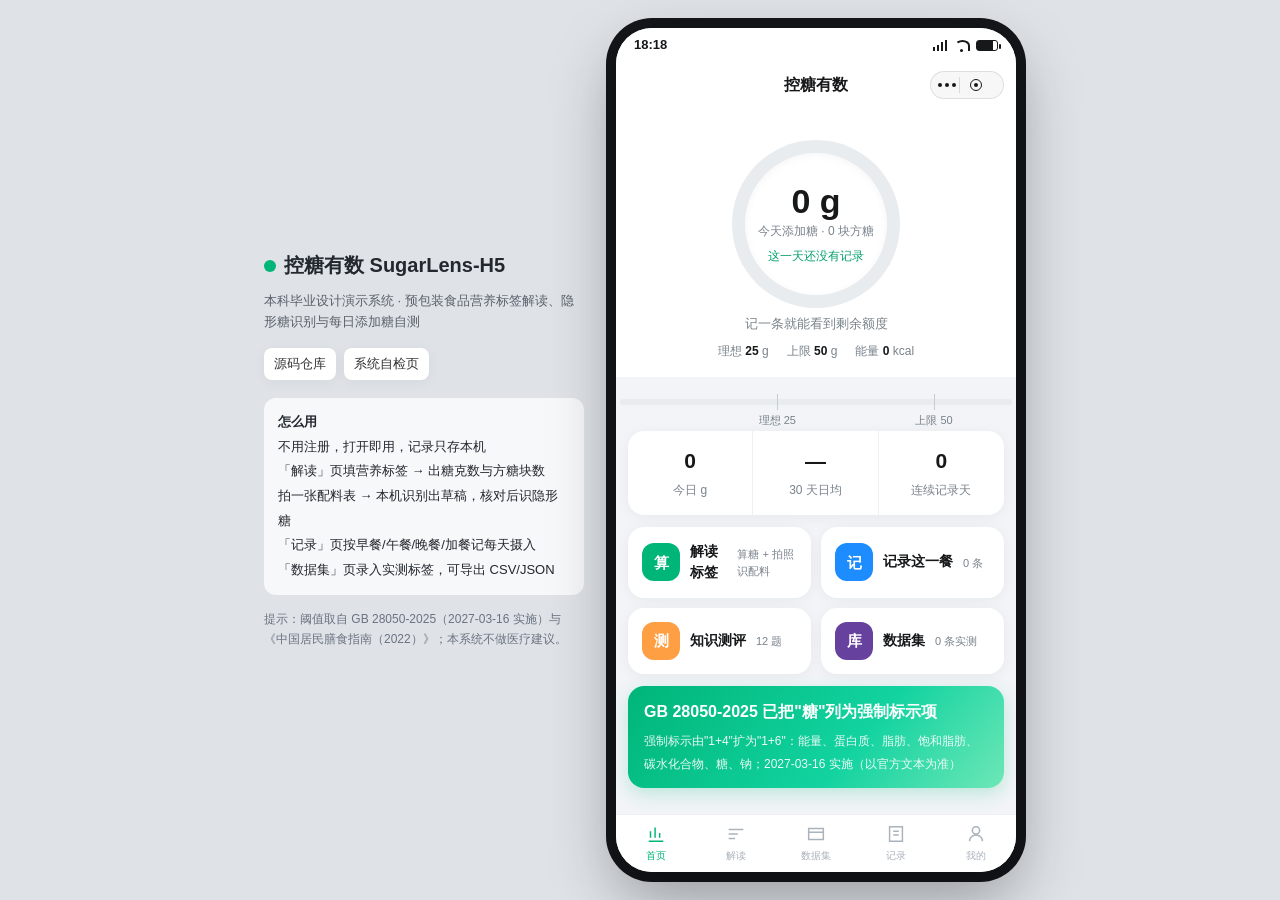
<file: index.html>
<!DOCTYPE html>
<html lang="zh-CN">
<head>
<meta charset="utf-8" />
<meta name="viewport" content="width=device-width,initial-scale=1,maximum-scale=1,viewport-fit=cover" />
<meta name="theme-color" content="#00b578" />
<title>控糖有数 · 预包装食品隐形糖解读（手机版）</title>
<link rel="stylesheet" href="styles.css" />
</head>
<body>
<div class="stage">
  <aside class="stage-side">
    <div class="side-brand"><span class="dot"></span>控糖有数 SugarLens-H5</div>
    <p class="side-desc">本科毕业设计演示系统 · 预包装食品营养标签解读、隐形糖识别与每日添加糖自测</p>
    <nav class="side-links">
      <a href="https://github.com/mtjvmysnk9-tech/hidden-sugar-h5">源码仓库</a>
      <a href="tools/selfcheck.html">系统自检页</a>
    </nav>
    <div class="side-accounts">
      <b>怎么用</b>
      <div>不用注册，打开即用，记录只存本机</div>
      <div>「解读」页填营养标签 → 出糖克数与方糖块数</div>
      <div>拍一张配料表 → 本机识别出草稿，核对后识隐形糖</div>
      <div>「记录」页按早餐/午餐/晚餐/加餐记每天摄入</div>
      <div>「数据集」页录入实测标签，可导出 CSV/JSON</div>
    </div>
    <div class="side-note">提示：阈值取自 GB 28050-2025（2027-03-16 实施）与《中国居民膳食指南（2022）》；本系统不做医疗建议。</div>
  </aside>

  <div class="phone">
    <div class="statusbar">
      <span id="sb-time">9:41</span>
      <span class="sb-right"><i class="sig"></i><i class="wifi"></i><i class="bat"></i></span>
    </div>

    <header class="navbar" id="navbar">
      <button class="nav-back" id="nav-back" hidden>&lt;</button>
      <h1 id="nav-title">控糖有数</h1>
      <span class="capsule"><i class="cap-dot"></i><i class="cap-line"></i><i class="cap-sep"></i><i class="cap-circle"></i></span>
    </header>

    <main class="viewport" id="page"></main>
    <nav class="tabbar" id="tabbar" hidden></nav>

    <div class="layer" id="modal" hidden></div>
    <div class="sheet" id="sheet" hidden></div>
    <div class="toast" id="toast" hidden></div>
  </div>
</div>

<script src="assets/data.js"></script>
<script src="assets/core.js"></script>
<script src="app.js"></script>
</body>
</html>
</file>
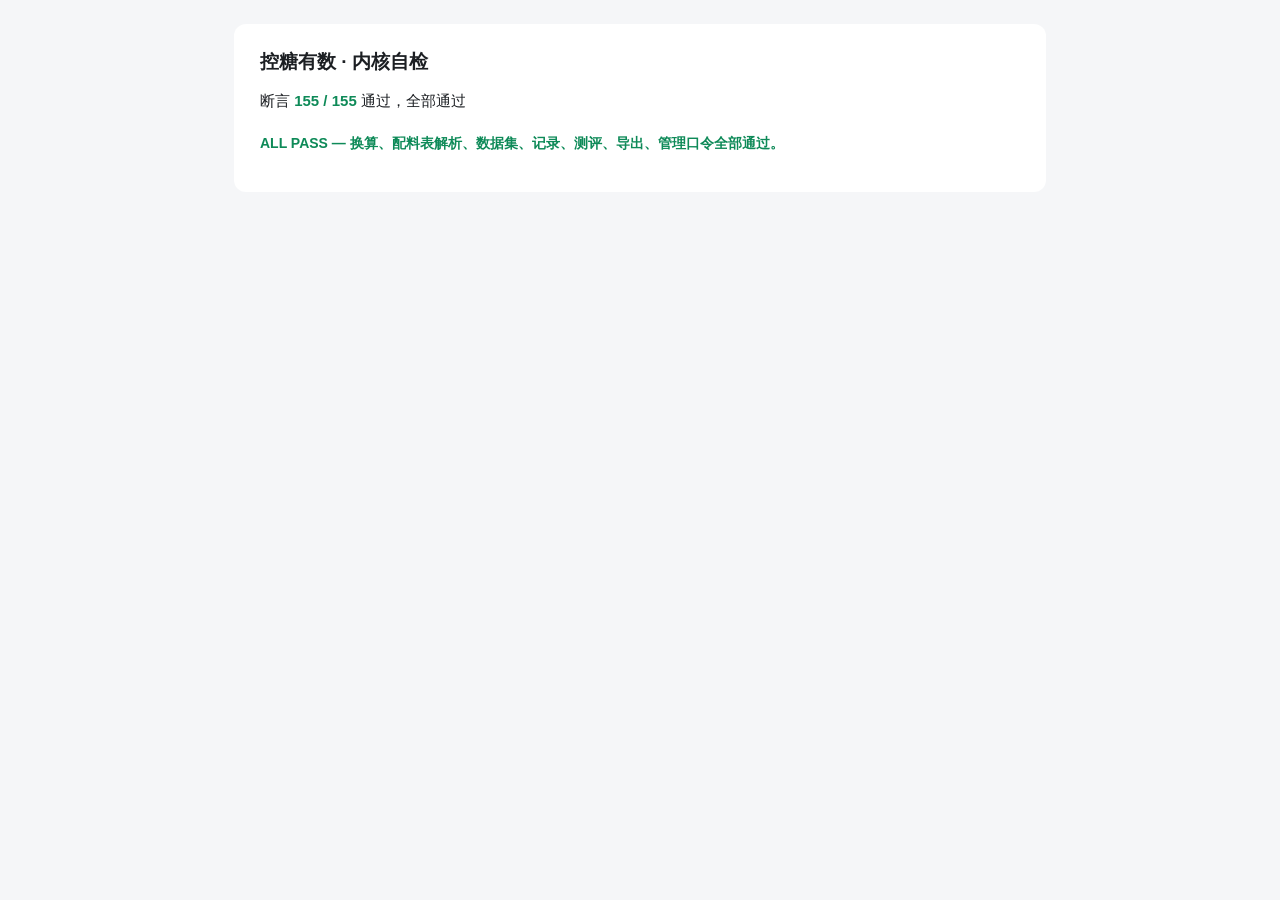
<file: tools/selfcheck.html>
<!DOCTYPE html>
<html lang="zh-CN">
<head>
<meta charset="utf-8" />
<meta name="viewport" content="width=device-width,initial-scale=1" />
<title>控糖有数 · 内核自检</title>
<style>
body { font: 14px/1.7 -apple-system, "PingFang SC", "Microsoft YaHei", sans-serif; margin: 0; padding: 24px; background: #f5f6f8; color: #1c1f23; }
.wrap { max-width: 760px; margin: 0 auto; background: #fff; border-radius: 12px; padding: 22px 26px; }
h1 { font-size: 19px; margin: 0 0 6px; }
.sum { font-size: 15px; margin: 10px 0 18px; }
.sum b { color: #0e8a58; }
.fail { color: #c0392b; }
li { margin: 3px 0; font-family: ui-monospace, Consolas, monospace; font-size: 12.5px; }
.pass-line { color: #0e8a58; font-weight: 600; }
</style>
</head>
<body>
<div class="wrap">
  <h1>控糖有数 · 内核自检</h1>
  <div class="sum" id="sum">运行中…</div>
  <div id="box"></div>
</div>
<script src="../assets/data.js"></script>
<script src="../assets/core.js"></script>
<script src="selfcheck.js"></script>
<script>
(function () {
  var r = window.SugarSelfCheck, sum = document.getElementById('sum'), box = document.getElementById('box');
  if (!r) { sum.innerHTML = '<span class="fail">自检脚本未执行</span>'; return; }
  sum.innerHTML = '断言 <b>' + r.pass + ' / ' + r.total + '</b> 通过' +
    (r.fails.length ? '，<span class="fail">' + r.fails.length + ' 项失败</span>' : '，全部通过');
  box.innerHTML = r.fails.length
    ? '<ul class="fail">' + r.fails.map(function (f) { return '<li>FAIL ' + f + '</li>'; }).join('') + '</ul>'
    : '<p class="pass-line">ALL PASS — 换算、配料表解析、数据集、记录、测评、导出、管理口令全部通过。</p>';
}());
</script>
</body>
</html>
</file>
<file: styles.css>
/* 控糖有数 · 手机版视觉层
   参照薄荷健康的记录类界面：浅灰页面底 + 白色大圆角卡片 + 薄荷绿主色 + 大号数字。
   壳层（statusbar / navbar / capsule / tabbar）沿用微信小程序的界面语言。 */

:root {
  --pri: #00b578;
  --pri-d: #05a06a;
  --pri-soft: #e6f8f0;
  --warn: #ff8a3d;
  --warn-soft: #fff3ea;
  --bad: #f5483b;
  --bad-soft: #ffeef0;
  --info: #1d8cff;
  --gold: #ffc300;
  --bg: #f2f4f7;
  --card: #ffffff;
  --ink: #16181a;
  --ink2: #79828b;
  --ink3: #aab2ba;
  --line: #eef0f3;
  --r: 16px;
  --sh: 0 2px 14px rgba(20, 40, 30, .05);
}

* { box-sizing: border-box; -webkit-tap-highlight-color: transparent; }
html, body { margin: 0; height: 100%; }
body {
  font: 15px/1.55 -apple-system, "PingFang SC", "Helvetica Neue", "Microsoft YaHei", sans-serif;
  color: var(--ink);
  background: #dfe3e8;
}
button { font: inherit; color: inherit; border: 0; background: none; cursor: pointer; padding: 0; }
input, textarea, select { font: inherit; color: inherit; }
a { color: var(--pri-d); text-decoration: none; }
[hidden] { display: none !important; }
b, strong { font-weight: 600; }
.small { font-size: 13px; }
.muted { color: var(--ink2); }
.mt { margin-top: 12px; }
.hr { height: 1px; background: var(--line); margin: 12px 0; }
.num { font-variant-numeric: tabular-nums; letter-spacing: -.3px; }

/* ------------------------------------------------------------------ 壳层 */
.stage {
  min-height: 100%;
  display: flex; align-items: center; justify-content: center;
  gap: 32px; padding: 28px;
}
.stage-side { width: 320px; color: #22282e; }
.side-brand { font-size: 20px; font-weight: 600; display: flex; align-items: center; gap: 8px; }
.side-brand .dot { width: 12px; height: 12px; border-radius: 50%; background: var(--pri); }
.side-desc { color: #5a6069; font-size: 13px; margin: 10px 0 16px; }
.side-links { display: flex; flex-wrap: wrap; gap: 8px; }
.side-links a { background: #fff; border-radius: 8px; padding: 6px 10px; font-size: 13px; color: #333; box-shadow: var(--sh); }
.side-links a:hover { color: var(--pri-d); }
.side-accounts { margin-top: 18px; background: rgba(255, 255, 255, .75); border-radius: 12px; padding: 12px 14px; font-size: 13px; line-height: 1.9; }
.side-note { margin-top: 14px; font-size: 12px; color: #6b7280; line-height: 1.7; }

.phone {
  position: relative;
  width: 400px;
  height: min(866px, calc(100vh - 56px));
  background: var(--bg);
  border-radius: 36px;
  overflow: hidden;
  box-shadow: 0 26px 64px rgba(0, 0, 0, .34), 0 0 0 10px #14161a;
  display: flex; flex-direction: column;
}
.statusbar {
  height: 34px; flex: none;
  display: flex; align-items: center; justify-content: space-between;
  padding: 0 18px; font-size: 13px; font-weight: 600; color: var(--ink);
  background: #fff;
}
.sb-right { display: flex; align-items: center; gap: 6px; }
.sig { width: 16px; height: 11px; background: linear-gradient(90deg, #16181a 2px, transparent 2px) 0 7px/2px 4px no-repeat, linear-gradient(90deg, #16181a 2px, transparent 2px) 4px 5px/2px 6px no-repeat, linear-gradient(90deg, #16181a 2px, transparent 2px) 8px 2px/2px 9px no-repeat, linear-gradient(90deg, #16181a 2px, transparent 2px) 12px 0/2px 11px no-repeat; }
.wifi { width: 15px; height: 11px; border-radius: 50% 50% 0 0; border: 2px solid #16181a; border-bottom: 0; border-left-color: transparent; position: relative; }
.wifi::after { content: ''; position: absolute; left: 3px; bottom: -1px; width: 3px; height: 3px; border-radius: 50%; background: #16181a; }
.bat { width: 22px; height: 11px; border: 1.5px solid #16181a; border-radius: 3px; background: linear-gradient(90deg, #16181a 78%, transparent 78%); position: relative; }
.bat::after { content: ''; position: absolute; right: -4px; top: 3px; width: 2px; height: 5px; border-radius: 1px; background: #16181a; }

.navbar {
  flex: none; height: 46px; background: #fff;
  display: flex; align-items: center; justify-content: center; position: relative;
}
.navbar h1 { margin: 0; font-size: 16px; font-weight: 600; max-width: 210px; overflow: hidden; white-space: nowrap; text-overflow: ellipsis; }
.nav-back { position: absolute; left: 12px; font-size: 18px; color: var(--ink); padding: 6px 10px; }
.capsule { position: absolute; right: 12px; width: 74px; height: 28px; border: 1px solid rgba(0, 0, 0, .1); border-radius: 14px; display: flex; align-items: center; justify-content: center; gap: 10px; background: rgba(0, 0, 0, .03); }
.cap-dot { width: 4px; height: 4px; border-radius: 50%; background: #16181a; box-shadow: -7px 0 0 #16181a, 7px 0 0 #16181a; margin-left: -7px; }
.cap-line { width: 1px; height: 16px; background: rgba(0, 0, 0, .12); }
.cap-sep { display: none; }
.cap-circle { width: 12px; height: 12px; border: 1.6px solid #16181a; border-radius: 50%; position: relative; }
.cap-circle::after { content: ''; position: absolute; inset: 3px; border-radius: 50%; background: #16181a; }

.viewport { flex: 1; overflow-y: auto; overscroll-behavior: contain; -webkit-overflow-scrolling: touch; padding-bottom: 16px; }
.tabbar {
  flex: none; height: 58px; background: #fff; border-top: 1px solid var(--line);
  display: grid; grid-template-columns: repeat(5, 1fr);
  padding-bottom: env(safe-area-inset-bottom);
}
.tabbar button { display: flex; flex-direction: column; align-items: center; justify-content: center; gap: 3px; font-size: 10px; color: var(--ink3); position: relative; }
.tabbar button.on { color: var(--pri); font-weight: 500; }
.tabbar svg { width: 22px; height: 22px; }

@media (max-width: 620px) {
  .stage { padding: 0; gap: 0; }
  .stage-side { display: none; }
  .phone { width: 100%; height: 100vh; height: 100dvh; border-radius: 0; box-shadow: none; }
}

/* ------------------------------------------------------------ 通用块 */
.page { animation: fadein .18s ease; }
@keyframes fadein { from { opacity: 0; transform: translateY(6px); } to { opacity: 1; } }

.card { background: var(--card); border-radius: var(--r); margin: 10px 12px; padding: 16px; box-shadow: var(--sh); }
.card h3 { margin: 0 0 10px; font-size: 16px; font-weight: 600; display: flex; align-items: baseline; justify-content: space-between; gap: 8px; }
.card h3 .big { font-size: 20px; color: var(--pri-d); font-variant-numeric: tabular-nums; }
.card h4 { margin: 0 0 10px; font-size: 15px; font-weight: 600; }
.group-title { padding: 16px 16px 6px; font-size: 13px; color: var(--ink2); font-weight: 500; }

.banner { margin: 10px 12px; border-radius: var(--r); padding: 14px 16px; background: linear-gradient(130deg, #00b578, #12d3a0 60%, #6ee7b7); color: #fff; box-shadow: 0 6px 18px rgba(0, 181, 120, .22); }
.banner b { display: block; font-size: 16px; margin-bottom: 3px; }
.banner small { opacity: .92; font-size: 12px; line-height: 1.6; }

.notice { margin: 10px 12px; background: var(--warn-soft); color: #8a4b12; border-radius: 12px; padding: 11px 13px; font-size: 13px; line-height: 1.65; }
.notice.blue { background: #eef6ff; color: #1a5a94; }
.src { font-size: 12px; color: var(--ink2); line-height: 1.6; word-break: break-all; }

/* 环形进度（今日额度） */
.gauge {
  width: 168px; height: 168px; margin: 18px auto 6px; position: relative;
  border-radius: 50%;
  background: conic-gradient(var(--pri) calc(var(--p, 0) * 1%), #e8ecef 0);
  display: flex; align-items: center; justify-content: center;
}
.gauge::after { content: ''; position: absolute; inset: 13px; background: #fff; border-radius: 50%; box-shadow: inset 0 2px 10px rgba(0, 0, 0, .04); }
.gauge.over { background: conic-gradient(var(--bad) calc(var(--p, 0) * 1%), #e8ecef 0); }
.gauge.warn { background: conic-gradient(var(--warn) calc(var(--p, 0) * 1%), #e8ecef 0); }
.gauge .mid { position: relative; z-index: 1; text-align: center; }
.gauge .mid b { display: block; font-size: 34px; line-height: 1.1; font-weight: 700; font-variant-numeric: tabular-nums; }
.gauge .mid small { display: block; color: var(--ink2); font-size: 12px; margin-top: 2px; }
.gauge .mid em { display: block; font-style: normal; font-size: 12px; color: var(--pri-d); margin-top: 6px; font-weight: 500; }

/* 横向刻度条 */
.meter { position: relative; height: 6px; border-radius: 3px; background: #e8ecef; margin: 22px 4px 26px; }
.meter i { display: block; height: 100%; border-radius: 3px; background: linear-gradient(90deg, #12d3a0, var(--pri)); transition: width .3s; }
.meter.over i { background: linear-gradient(90deg, #ff7a6b, var(--bad)); }
.meter .mark { position: absolute; top: -5px; width: 1px; height: 16px; background: #c4ccd4; }
.meter .mark span { position: absolute; top: 18px; left: 50%; transform: translateX(-50%); font-size: 11px; color: var(--ink2); white-space: nowrap; }

.kpis { display: grid; grid-template-columns: repeat(3, 1fr); background: #fff; border-radius: var(--r); margin: 10px 12px; box-shadow: var(--sh); overflow: hidden; }
.kpi { padding: 14px 6px; text-align: center; border-right: 1px solid var(--line); }
.kpi:last-child { border-right: 0; }
.kpi b { display: block; font-size: 21px; font-weight: 700; font-variant-numeric: tabular-nums; }
.kpi small { color: var(--ink2); font-size: 12px; }

/* 快捷入口 */
.grid4 { display: grid; grid-template-columns: repeat(2, 1fr); gap: 10px; margin: 12px; }
.g4 { background: #fff; border-radius: var(--r); padding: 14px; display: flex; align-items: center; gap: 10px; box-shadow: var(--sh); text-align: left; }
.g4:active { transform: scale(.98); }
.g4 .gi { width: 38px; height: 38px; border-radius: 12px; flex: none; color: #fff; font-size: 15px; font-weight: 600; display: flex; align-items: center; justify-content: center; }
.g4 .gt { display: block; font-size: 14px; font-weight: 600; }
.g4 .gd { display: block; font-size: 11px; color: var(--ink2); margin-top: 2px; }

/* 列表单元 */
.cell-group { background: #fff; border-radius: var(--r); margin: 8px 12px; box-shadow: var(--sh); overflow: hidden; }
.cell { display: flex; align-items: center; gap: 11px; padding: 13px 14px; min-height: 54px; position: relative; width: 100%; text-align: left; }
.cell + .cell::before { content: ''; position: absolute; top: 0; left: 14px; right: 0; height: 1px; background: var(--line); }
.cell .ico { width: 34px; height: 34px; border-radius: 11px; flex: none; display: flex; align-items: center; justify-content: center; color: #fff; font-size: 14px; font-weight: 600; }
.cell .bd { flex: 1; min-width: 0; }
.cell .bd b { display: block; font-weight: 500; font-size: 15px; overflow: hidden; text-overflow: ellipsis; white-space: nowrap; }
.cell .bd small { display: block; color: var(--ink2); font-size: 12px; margin-top: 2px; }
.cell .ft { color: var(--ink2); font-size: 13px; display: flex; align-items: center; gap: 6px; flex: none; }
.cell.tap:active { background: #f7f9fa; }
.cell .thumb { width: 44px; height: 44px; border-radius: 10px; object-fit: cover; flex: none; background: #f0f2f4; }

/* 糖量角标 */
.sbadge { font-size: 12px; font-weight: 600; padding: 3px 8px; border-radius: 10px; background: var(--pri-soft); color: var(--pri-d); font-variant-numeric: tabular-nums; white-space: nowrap; }
.sbadge.warn { background: var(--warn-soft); color: #b85a12; }
.sbadge.bad { background: var(--bad-soft); color: var(--bad); }

/* 表单 */
.field { padding: 11px 14px; background: #fff; }
.field + .field { border-top: 1px solid var(--line); }
.field label { display: block; font-size: 12px; color: var(--ink2); margin-bottom: 6px; line-height: 1.5; }
.field label b { color: var(--pri-d); font-variant-numeric: tabular-nums; }
.field input, .field textarea, .field select { width: 100%; border: 1px solid transparent; background: #f4f6f8; border-radius: 10px; padding: 10px 12px; font-size: 15px; }
.field input:focus, .field textarea:focus { outline: none; border-color: var(--pri); background: #fff; }
.field textarea { min-height: 88px; resize: vertical; line-height: 1.7; }
.field input[type="range"] { background: none; border: 0; padding: 0; accent-color: var(--pri); }

.btn { display: inline-flex; align-items: center; justify-content: center; gap: 6px; background: var(--pri); color: #fff; border-radius: 22px; padding: 12px 18px; font-size: 15px; font-weight: 500; box-shadow: 0 4px 12px rgba(0, 181, 120, .24); }
.btn:active { transform: translateY(1px); }
.btn.block { display: flex; width: 100%; }
.btn.ghost { background: #fff; color: var(--ink); border: 1px solid rgba(0, 0, 0, .1); box-shadow: none; }
.btn.soft { background: var(--pri-soft); color: var(--pri-d); box-shadow: none; }
.btn.warn { background: var(--bad-soft); color: var(--bad); box-shadow: none; }
.btn.sm { padding: 7px 13px; font-size: 13px; border-radius: 16px; }
.btn:disabled { opacity: .45; box-shadow: none; }
.btn-row { display: flex; gap: 10px; margin: 12px; }
.btn-row .btn { flex: 1; }

.seg { display: flex; background: #fff; margin: 10px 12px; border-radius: 12px; padding: 4px; box-shadow: var(--sh); }
.seg button { flex: 1; padding: 9px 0; font-size: 14px; color: var(--ink2); border-radius: 9px; }
.seg button.on { background: var(--pri-soft); color: var(--pri-d); font-weight: 600; }

.tabs3 { display: flex; gap: 18px; padding: 14px 16px 0; background: #fff; }
.tabs3 button { font-size: 15px; color: var(--ink2); padding: 0 0 10px; position: relative; font-weight: 500; }
.tabs3 button.on { color: var(--ink); font-weight: 600; }
.tabs3 button.on::after { content: ''; position: absolute; left: 50%; bottom: 0; transform: translateX(-50%); width: 22px; height: 3px; border-radius: 2px; background: var(--pri); }

.chips { display: flex; flex-wrap: wrap; gap: 8px; padding: 4px 14px 12px; background: #fff; }
.chip { background: #f4f6f8; border-radius: 14px; padding: 6px 12px; font-size: 13px; color: #5a646d; }
.chip.on { background: var(--pri-soft); color: var(--pri-d); font-weight: 600; }

.searchbar { padding: 10px 12px; background: #fff; display: flex; gap: 8px; align-items: center; }
.searchbar input { flex: 1; background: #f4f6f8; border: 0; border-radius: 20px; padding: 9px 14px; font-size: 14px; }

.empty { padding: 48px 20px; text-align: center; color: var(--ink3); font-size: 14px; }
.empty .box { width: 62px; height: 46px; margin: 0 auto 12px; border: 2px dashed #d7dde3; border-radius: 10px; position: relative; }
.empty .box::after { content: ''; position: absolute; inset: 12px 16px; border-bottom: 2px dashed #d7dde3; }

/* ------------------------------------------------------ 记录页（薄荷式） */
.week { display: flex; background: #fff; padding: 8px 6px 12px; gap: 2px; }
.week .d { flex: 1; border-radius: 12px; padding: 7px 0 8px; text-align: center; color: var(--ink2); position: relative; }
.week .d em { display: block; font-style: normal; font-size: 11px; }
.week .d b { display: block; font-size: 15px; font-weight: 600; margin-top: 2px; font-variant-numeric: tabular-nums; }
.week .d.on { background: var(--pri); color: #fff; }
.week .d.on em, .week .d.on b { color: #fff; }
.week .d.has::after { content: ''; position: absolute; left: 50%; bottom: 3px; transform: translateX(-50%); width: 4px; height: 4px; border-radius: 50%; background: var(--pri); }
.week .d.on.has::after { background: #fff; }

.hero { background: #fff; padding: 4px 16px 16px; text-align: center; }
.hero .left { font-size: 13px; color: var(--ink2); margin-top: 4px; }
.hero .left b { font-size: 15px; color: var(--pri-d); font-variant-numeric: tabular-nums; }
.hero .left.over b { color: var(--bad); }
.hero .sub { display: flex; justify-content: center; gap: 18px; font-size: 12px; color: var(--ink2); margin-top: 8px; }
.hero .sub b { color: var(--ink); font-variant-numeric: tabular-nums; }

.meal { background: #fff; border-radius: var(--r); margin: 10px 12px; box-shadow: var(--sh); overflow: hidden; }
.meal-h { display: flex; align-items: center; gap: 8px; padding: 13px 14px 9px; }
.meal-h .mi { width: 24px; height: 24px; border-radius: 8px; background: var(--pri-soft); color: var(--pri-d); font-size: 12px; font-weight: 600; display: flex; align-items: center; justify-content: center; }
.meal-h b { font-size: 15px; font-weight: 600; }
.meal-h .rng { font-size: 11px; color: var(--ink3); }
.meal-h .sum { margin-left: auto; font-size: 12px; color: var(--ink2); font-variant-numeric: tabular-nums; }
.meal-h .sum i { font-style: normal; color: var(--pri-d); font-weight: 600; }
.meal-add { display: flex; align-items: center; gap: 8px; padding: 4px 14px 13px; color: var(--ink3); font-size: 13px; width: 100%; text-align: left; }
.meal-add .plus { width: 22px; height: 22px; border-radius: 50%; border: 1.5px dashed #c4ccd4; color: var(--ink3); display: flex; align-items: center; justify-content: center; font-size: 14px; line-height: 1; }
.meal-add:active { background: #f7f9fa; }

.fitem { display: flex; align-items: center; gap: 11px; padding: 11px 14px; position: relative; width: 100%; text-align: left; }
.fitem + .fitem::before { content: ''; position: absolute; top: 0; left: 14px; right: 14px; height: 1px; background: var(--line); }
.fitem .thumb, .fitem .ico { width: 44px; height: 44px; border-radius: 12px; flex: none; object-fit: cover; background: #f0f2f4; display: flex; align-items: center; justify-content: center; color: #fff; font-weight: 600; }
.fitem .bd { flex: 1; min-width: 0; }
.fitem .bd b { display: block; font-size: 15px; font-weight: 500; overflow: hidden; text-overflow: ellipsis; white-space: nowrap; }
.fitem .bd small { display: block; color: var(--ink2); font-size: 12px; margin-top: 2px; }
.fitem .rt { text-align: right; flex: none; }
.fitem .rt .del { font-size: 11px; color: var(--ink3); margin-top: 3px; }
.fitem .rt .del:active { color: var(--bad); }

/* 拍照 / 识别 */
.photo { background: #fff; border-radius: var(--r); margin: 10px 12px; padding: 12px; box-shadow: var(--sh); }
.photo .pv { width: 100%; aspect-ratio: 4/3; border-radius: 12px; background: #f0f2f4 repeat; display: flex; align-items: center; justify-content: center; color: var(--ink3); font-size: 13px; position: relative; overflow: hidden; }
.photo .pv img { width: 100%; height: 100%; object-fit: contain; background: #fff; }
.photo .cap { position: absolute; left: 8px; bottom: 8px; background: rgba(0, 0, 0, .62); color: #fff; font-size: 11px; padding: 3px 8px; border-radius: 10px; }
.photo .acts { display: flex; gap: 8px; margin-top: 10px; }
.photo .acts button { flex: 1; font-size: 13px; padding: 9px 0; border-radius: 10px; background: #f4f6f8; color: var(--ink); }
.photo .acts button.hi { background: var(--pri); color: #fff; }
.photo .acts button:disabled { opacity: .5; }

.draft { margin: 10px 12px; border-radius: 12px; padding: 11px 13px; font-size: 12px; line-height: 1.65; background: #fff8e6; color: #7a5b12; }
.draft b { color: #8a4b12; }
.draft.busy { background: #eef6ff; color: #1a5a94; }
.conf { display: inline-block; font-size: 11px; padding: 1px 7px; border-radius: 8px; background: rgba(0, 0, 0, .06); margin-left: 6px; font-variant-numeric: tabular-nums; }

/* 结果判定 */
.verdict { display: flex; flex-wrap: wrap; gap: 6px; margin-bottom: 12px; }
.vd { font-size: 12px; padding: 4px 9px; border-radius: 9px; background: #f2f4f6; color: var(--ink2); }
.vd.ok { background: var(--pri-soft); color: var(--pri-d); font-weight: 500; }
.vd.warn { background: var(--warn-soft); color: #b85a12; font-weight: 500; }
.vd.bad { background: var(--bad-soft); color: var(--bad); font-weight: 500; }

.kv { width: 100%; border-collapse: collapse; font-size: 14px; }
.kv th { text-align: left; font-weight: 400; color: var(--ink2); padding: 9px 0; white-space: nowrap; }
.kv td { text-align: right; padding: 9px 0; font-variant-numeric: tabular-nums; }
.kv tr + tr { border-top: 1px solid var(--line); }
.kv .ok { color: var(--pri-d); font-weight: 600; }
.kv .warn { color: #b85a12; font-weight: 600; }
.kv .bad { color: var(--bad); font-weight: 600; }

/* 配料 token */
.toks { display: flex; flex-wrap: wrap; gap: 6px; line-height: 1.5; }
.tok { font-size: 13px; padding: 4px 9px; border-radius: 9px; background: #f2f4f6; color: #5a646d; }
.tok sup { font-size: 9px; opacity: .65; margin-left: 2px; }
.tok.added { background: var(--bad-soft); color: var(--bad); font-weight: 600; }
.tok.juice { background: var(--warn-soft); color: #b85a12; font-weight: 600; }
.tok.polyol { background: #e8f3ff; color: #1a5a94; }
.tok.sweetener { background: #f1ecff; color: #5b3fd0; }
.tok.fastcarb { background: #fff7db; color: #8a6a00; }
.tok.oligo { background: var(--pri-soft); color: var(--pri-d); }
.legend { display: flex; flex-wrap: wrap; gap: 10px; font-size: 11px; color: var(--ink2); margin-top: 10px; }
.legend span { display: inline-flex; align-items: center; gap: 4px; }
.legend em { width: 8px; height: 8px; border-radius: 3px; }

/* 图表 */
.chart { background: #fff; margin: 10px 12px; border-radius: var(--r); padding: 14px 16px; box-shadow: var(--sh); }
.chart h4 { margin: 0 0 12px; font-size: 15px; font-weight: 600; }
.bars { display: flex; align-items: flex-end; gap: 8px; height: 96px; }
.bcol { flex: 1; display: flex; flex-direction: column; align-items: center; justify-content: flex-end; height: 100%; }
.bcol i { width: 100%; max-width: 26px; min-height: 3px; border-radius: 6px 6px 3px 3px; background: linear-gradient(180deg, #12d3a0, var(--pri)); }
.bcol .bval { font-size: 10px; color: var(--ink2); margin-top: 4px; font-variant-numeric: tabular-nums; }
.bcol em { font-style: normal; font-size: 10px; color: var(--ink3); }
.bars7 { display: grid; grid-template-columns: repeat(7, 1fr); gap: 5px; }
.bars7 i { height: 34px; border-radius: 6px; background: #eef0f3; }
.bars7 i.l1 { background: #9be6c9; }
.bars7 i.l2 { background: #4fd39b; }
.bars7 i.l3 { background: #00b578; }
.bars7 i.l4 { background: #00806a; }
.heat { display: grid; grid-template-columns: repeat(10, 1fr); gap: 5px; }
.heat i { aspect-ratio: 1; border-radius: 5px; background: #eef0f3; }
.heat i.l1 { background: #b8ecce; }
.heat i.l2 { background: #6fdca0; }
.heat i.l3 { background: #26c96f; }
.heat i.l4 { background: #00915f; }
.dist { display: flex; height: 10px; border-radius: 5px; overflow: hidden; background: #eef0f3; margin: 8px 0 6px; }
.dist i { display: block; }

.progress-top { padding: 14px 16px 4px; }
.progress-top .line { display: flex; justify-content: space-between; font-size: 12px; color: var(--ink2); margin-bottom: 7px; }
.bar { height: 5px; background: #e8ecef; border-radius: 3px; overflow: hidden; }
.bar i { display: block; height: 100%; background: var(--pri); border-radius: 3px; transition: width .25s; }

/* 测评 */
.q-stem { font-size: 17px; line-height: 1.65; font-weight: 500; }
.opt { display: flex; align-items: flex-start; gap: 10px; background: #fff; border-radius: 14px; margin: 9px 12px; padding: 14px; box-shadow: var(--sh); text-align: left; width: calc(100% - 24px); }
.opt:active { background: #f7f9fa; }
.opt i { width: 22px; height: 22px; flex: none; border-radius: 50%; border: 1.5px solid #d3d9de; color: var(--ink2); font-size: 12px; font-style: normal; display: flex; align-items: center; justify-content: center; }
.opt span { font-size: 15px; line-height: 1.5; }
.opt.right { border: 1.5px solid var(--pri); }
.opt.right i { background: var(--pri); border-color: var(--pri); color: #fff; }
.opt.wrong { border: 1.5px solid var(--bad); }
.opt.wrong i { background: var(--bad); border-color: var(--bad); color: #fff; }
.explain { margin: 0 12px 10px; background: #fff; border-radius: 14px; padding: 13px 14px; font-size: 14px; line-height: 1.7; box-shadow: var(--sh); }
.explain b { color: var(--pri-d); }
.result { text-align: center; padding: 26px 20px 6px; }
.ring { width: 132px; height: 132px; margin: 0 auto 14px; position: relative; border-radius: 50%; }
.ring::after { content: ''; position: absolute; inset: 11px; background: #fff; border-radius: 50%; }
.ring .pct { position: absolute; inset: 0; display: flex; flex-direction: column; align-items: center; justify-content: center; z-index: 1; }
.ring .pct b { font-size: 30px; font-weight: 700; font-variant-numeric: tabular-nums; }
.ring .pct small { color: var(--ink2); font-size: 12px; }

/* 我的 */
.mehead { display: flex; align-items: center; gap: 12px; padding: 18px 16px; background: #fff; }
.mehead .avatar { width: 52px; height: 52px; border-radius: 17px; flex: none; color: #fff; font-size: 21px; font-weight: 600; display: flex; align-items: center; justify-content: center; background: var(--pri); }
.mehead b { display: block; font-size: 17px; font-weight: 600; }
.mehead small { display: block; color: var(--ink2); font-size: 12px; margin-top: 3px; }

/* 弹层 */
.layer { position: absolute; inset: 0; background: rgba(0, 0, 0, .45); display: flex; align-items: center; justify-content: center; z-index: 30; animation: fadein .15s; }
.dialog { width: 78%; background: #fff; border-radius: 18px; overflow: hidden; }
.dialog h4 { margin: 0; padding: 22px 18px 8px; text-align: center; font-size: 16px; font-weight: 600; }
.dialog p { margin: 0; padding: 0 18px 20px; text-align: center; color: var(--ink2); font-size: 14px; line-height: 1.65; }
.dialog .acts { display: flex; border-top: 1px solid var(--line); }
.dialog .acts button { flex: 1; padding: 13px 0; font-size: 16px; color: var(--ink2); }
.dialog .acts button.ok { color: var(--pri-d); font-weight: 600; }
.dialog .acts button.danger { color: var(--bad); font-weight: 600; }
.dialog .acts button + button { border-left: 1px solid var(--line); }
.dialog .body { padding: 0 18px 14px; }
.dialog .body input { width: 100%; background: #f4f6f8; border: 0; border-radius: 10px; padding: 10px 12px; margin-top: 10px; }

.sheet { position: absolute; left: 0; right: 0; bottom: 0; background: #fff; border-radius: 20px 20px 0 0; z-index: 31; max-height: 76%; overflow-y: auto; animation: up .22s ease; }
@keyframes up { from { transform: translateY(100%); } to { transform: none; } }
.sheet h4 { margin: 0; padding: 16px; font-size: 15px; font-weight: 600; text-align: center; border-bottom: 1px solid var(--line); position: sticky; top: 0; background: #fff; }
.sheet .hint { padding: 10px 16px 2px; font-size: 12px; color: var(--ink2); }
.sheet button.row { display: flex; align-items: center; gap: 10px; width: 100%; padding: 13px 16px; text-align: left; border-bottom: 1px solid var(--line); font-size: 15px; }
.sheet button.row b { font-weight: 500; flex: 1; min-width: 0; overflow: hidden; text-overflow: ellipsis; white-space: nowrap; }
.sheet button.row small { display: block; color: var(--ink2); font-size: 12px; font-weight: 400; margin-top: 2px; }
.sheet button.row.on { color: var(--pri-d); font-weight: 600; }
.sheet button.cancel { padding: 15px 16px; color: var(--ink2); width: 100%; background: #f7f9fa; margin-top: 6px; }

.toast { position: absolute; left: 50%; top: 45%; transform: translateX(-50%); background: rgba(0, 0, 0, .8); color: #fff; padding: 15px 19px; border-radius: 12px; font-size: 14px; z-index: 40; max-width: 76%; text-align: center; animation: fadein .15s; line-height: 1.5; }
.toast .ico { display: block; width: 28px; height: 28px; margin: 0 auto 8px; border-radius: 50%; border: 2px solid #fff; position: relative; }
.toast .ico::after { content: ''; position: absolute; left: 8px; top: 13px; width: 6px; height: 11px; border: solid #fff; border-width: 0 2px 2px 0; transform: rotate(45deg) translate(-1px, -4px); }

/* 兼容旧类名（数据集/词条列表沿用 cell 结构） */
.wline { display: flex; align-items: center; gap: 10px; padding: 12px 14px; background: #fff; position: relative; }
.wline + .wline::before { content: ''; position: absolute; top: 0; left: 14px; right: 14px; height: 1px; background: var(--line); }
.wline .w { font-size: 16px; font-weight: 500; min-width: 88px; }
.wline .m { flex: 1; color: var(--ink2); font-size: 13px; overflow: hidden; white-space: nowrap; text-overflow: ellipsis; }
.stars { text-align: center; padding: 8px 0 16px; }
.stars button { font-size: 26px; color: #d8d8d8; padding: 0 4px; }
.stars button.on { color: var(--gold); }
</file>
